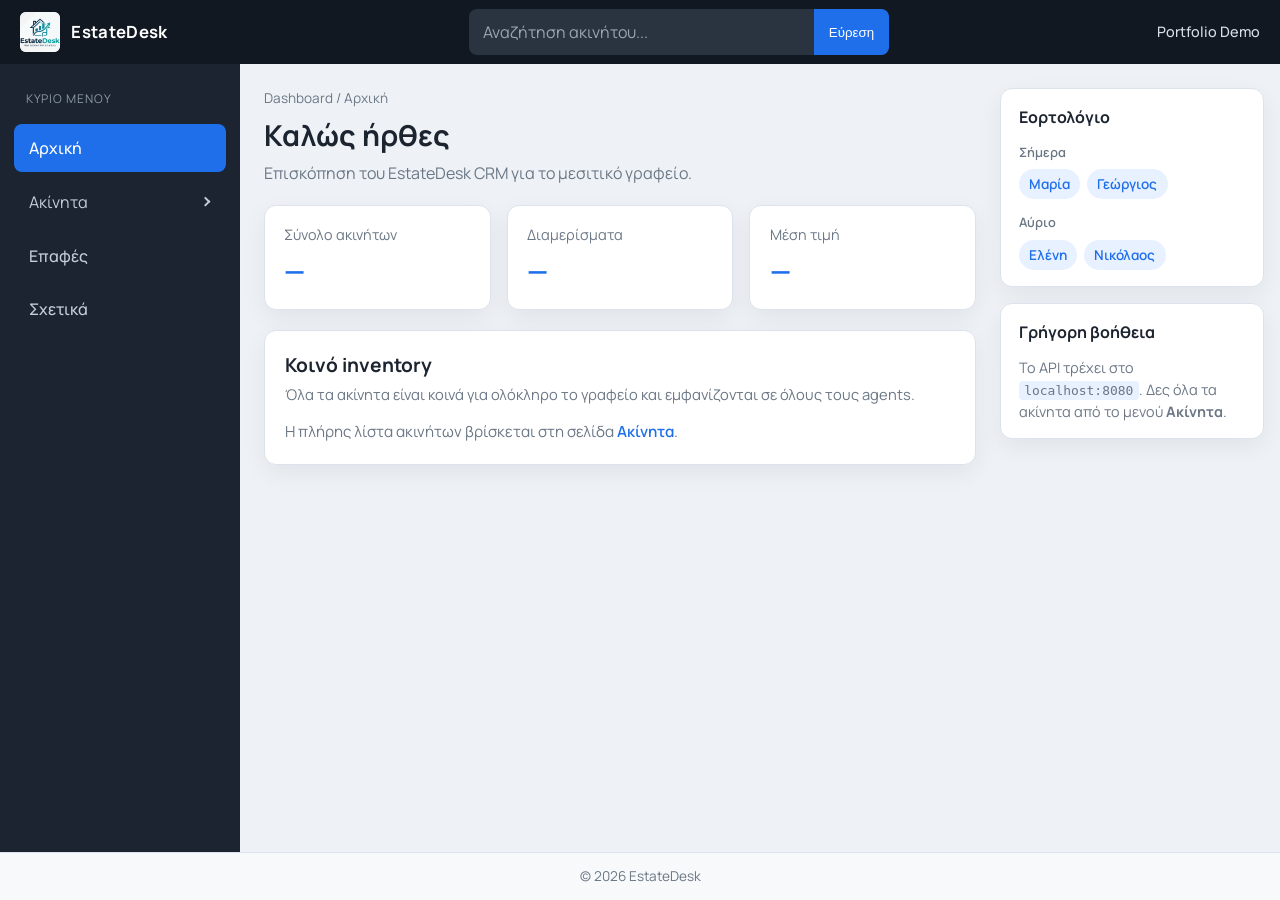
<file: frontend/index.html>
<!DOCTYPE html>
<html lang="el">
<head>
	<meta charset="UTF-8">
	<meta name="viewport" content="width=device-width, initial-scale=1.0">
	<title>EstateDesk</title>
	<link rel="preconnect" href="https://fonts.googleapis.com">
	<link rel="preconnect" href="https://fonts.gstatic.com" crossorigin>
	<link href="https://fonts.googleapis.com/css2?family=Manrope:wght@400;500;600;700&display=swap" rel="stylesheet">
	<link rel="stylesheet" href="style.css">
</head>
<body>
	<div class="app">
		<header class="topbar">
			<div class="topbar-brand">
				<img class="brand-mark" src="images/estatedesk-logo.png" alt="EstateDesk logo">
				<span class="brand-name">EstateDesk</span>
			</div>

			<form class="topbar-search" action="#" method="get" onsubmit="return false;">
				<input type="search" placeholder="Αναζήτηση ακινήτου..." aria-label="Αναζήτηση ακινήτου">
				<button type="submit">Εύρεση</button>
			</form>

			<div class="topbar-user">
				<span class="user-label">Portfolio Demo</span>
			</div>
		</header>

		<aside class="sidebar">
			<p class="sidebar-title">Κύριο Μενού</p>
			<nav class="sidebar-nav">
				<a href="index.html" class="nav-item active">Αρχική</a>

				<div class="nav-group">
					<button type="button" class="nav-item nav-toggle" aria-expanded="false" aria-controls="properties-submenu">
						<span class="nav-toggle-label">Ακίνητα</span>
						<span class="nav-chevron" aria-hidden="true"></span>
					</button>
					<div id="properties-submenu" class="nav-submenu" hidden>
						<a href="new-property.html" class="nav-subitem">Νέο Ακίνητο</a>
						<a href="properties.html" class="nav-subitem">Όλα τα Ακίνητα</a>
						<a href="advanced-search.html" class="nav-subitem">Σύνθετη Αναζήτηση</a>
						<a href="#" class="nav-subitem">Αναζήτηση σε Χάρτη</a>
						<a href="#" class="nav-subitem">Ιστορικό αλλαγών</a>
					</div>
				</div>

				<a href="contacts.html" class="nav-item">Επαφές</a>
				<a href="#" class="nav-item">Σχετικά</a>
			</nav>
		</aside>

		<main class="main">
			<section class="page-header">
				<p class="breadcrumb">Dashboard / Αρχική</p>
				<h1>Καλώς ήρθες</h1>
				<p class="page-subtitle">Επισκόπηση του EstateDesk CRM για το μεσιτικό γραφείο.</p>
			</section>

			<section class="stats-row" aria-label="Στατιστικά">
				<article class="stat-card">
					<p class="stat-label">Σύνολο ακινήτων</p>
					<p class="stat-value">—</p>
				</article>
				<article class="stat-card">
					<p class="stat-label">Διαμερίσματα</p>
					<p class="stat-value">—</p>
				</article>
				<article class="stat-card">
					<p class="stat-label">Μέση τιμή</p>
					<p class="stat-value">—</p>
				</article>
			</section>

			<section class="overview-section">
				<div class="section-heading">
					<h2>Κοινό inventory</h2>
					<p>Όλα τα ακίνητα είναι κοινά για ολόκληρο το γραφείο και εμφανίζονται σε όλους τους agents.</p>
				</div>
				<p class="overview-text">
					Η πλήρης λίστα ακινήτων βρίσκεται στη σελίδα
					<a href="properties.html" class="text-link">Ακίνητα</a>.
				</p>
			</section>
		</main>

		<aside class="right-panel">
			<section class="widget">
				<h3>Εορτολόγιο</h3>
				<div class="nameday-block">
					<p class="nameday-label">Σήμερα</p>
					<div class="nameday-tags">
						<span class="nameday-tag">Μαρία</span>
						<span class="nameday-tag">Γεώργιος</span>
					</div>
				</div>
				<div class="nameday-block">
					<p class="nameday-label">Αύριο</p>
					<div class="nameday-tags">
						<span class="nameday-tag">Ελένη</span>
						<span class="nameday-tag">Νικόλαος</span>
					</div>
				</div>
			</section>

			<section class="widget">
				<h3>Γρήγορη βοήθεια</h3>
				<p class="widget-text">Το API τρέχει στο <code>localhost:8080</code>. Δες όλα τα ακίνητα από το μενού <strong>Ακίνητα</strong>.</p>
			</section>
		</aside>
	</div>

	<footer class="footer">
		<p>© 2026 EstateDesk</p>
	</footer>

	<script src="sidebar.js"></script>
</body>
</html>
</file>
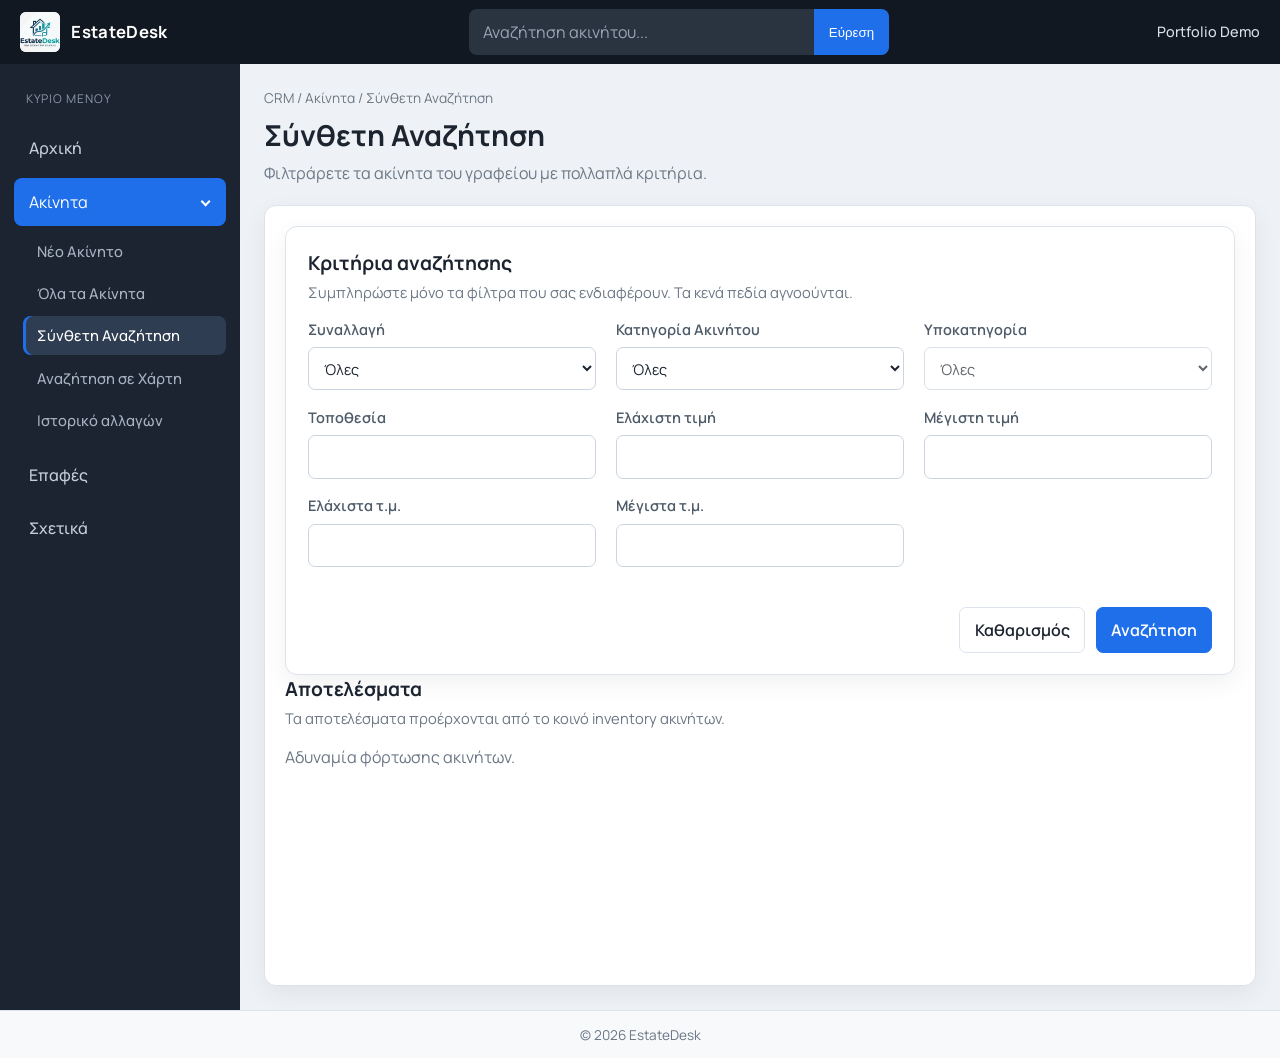
<file: frontend/advanced-search.html>
<!DOCTYPE html>
<html lang="el">
<head>
	<meta charset="UTF-8">
	<meta name="viewport" content="width=device-width, initial-scale=1.0">
	<title>Σύνθετη Αναζήτηση | EstateDesk</title>
	<link rel="preconnect" href="https://fonts.googleapis.com">
	<link rel="preconnect" href="https://fonts.gstatic.com" crossorigin>
	<link href="https://fonts.googleapis.com/css2?family=Manrope:wght@400;500;600;700&display=swap" rel="stylesheet">
	<link rel="stylesheet" href="style.css">
</head>
<body>
	<div class="app app-properties">
		<header class="topbar">
			<div class="topbar-brand">
				<img class="brand-mark" src="images/estatedesk-logo.png" alt="EstateDesk logo">
				<span class="brand-name">EstateDesk</span>
			</div>

			<form class="topbar-search" action="#" method="get" onsubmit="return false;">
				<input type="search" placeholder="Αναζήτηση ακινήτου..." aria-label="Αναζήτηση ακινήτου">
				<button type="submit">Εύρεση</button>
			</form>

			<div class="topbar-user">
				<span class="user-label">Portfolio Demo</span>
			</div>
		</header>

		<aside class="sidebar">
			<p class="sidebar-title">Κύριο Μενού</p>
			<nav class="sidebar-nav">
				<a href="index.html" class="nav-item">Αρχική</a>

				<div class="nav-group open">
					<button type="button" class="nav-item nav-toggle is-active" aria-expanded="true" aria-controls="properties-submenu">
						<span class="nav-toggle-label">Ακίνητα</span>
						<span class="nav-chevron" aria-hidden="true"></span>
					</button>
					<div id="properties-submenu" class="nav-submenu">
						<a href="new-property.html" class="nav-subitem">Νέο Ακίνητο</a>
						<a href="properties.html" class="nav-subitem">Όλα τα Ακίνητα</a>
						<a href="advanced-search.html" class="nav-subitem active">Σύνθετη Αναζήτηση</a>
						<a href="#" class="nav-subitem">Αναζήτηση σε Χάρτη</a>
						<a href="#" class="nav-subitem">Ιστορικό αλλαγών</a>
					</div>
				</div>

				<a href="contacts.html" class="nav-item">Επαφές</a>
				<a href="#" class="nav-item">Σχετικά</a>
			</nav>
		</aside>

		<main class="main">
			<section class="page-header">
				<p class="breadcrumb">CRM / Ακίνητα / Σύνθετη Αναζήτηση</p>
				<h1>Σύνθετη Αναζήτηση</h1>
				<p class="page-subtitle">Φιλτράρετε τα ακίνητα του γραφείου με πολλαπλά κριτήρια.</p>
			</section>

			<section class="properties-section">
				<section class="property-form-card" aria-labelledby="advanced-search-title">
					<div class="section-heading">
						<h2 id="advanced-search-title">Κριτήρια αναζήτησης</h2>
						<p>Συμπληρώστε μόνο τα φίλτρα που σας ενδιαφέρουν. Τα κενά πεδία αγνοούνται.</p>
					</div>
					<form class="property-form" id="advanced-search-form" novalidate>
						<div class="property-form-grid property-form-grid--three">
							<div class="form-field">
								<label for="search-transaction">Συναλλαγή</label>
								<select id="search-transaction">
									<option value="">Όλες</option>
									<option value="Πώληση">Πώληση</option>
									<option value="Ενοικίαση">Ενοικίαση</option>
								</select>
							</div>
							<div class="form-field">
								<label for="search-category">Κατηγορία Ακινήτου</label>
								<select id="search-category">
									<option value="">Όλες</option>
									<option value="Κατοικία">Κατοικία</option>
									<option value="Επαγγελματική στέγη">Επαγγελματικό</option>
									<option value="Γη">Γη / Οικόπεδο</option>
								</select>
							</div>
							<div class="form-field">
								<label for="search-subcategory">Υποκατηγορία</label>
								<select id="search-subcategory" disabled></select>
							</div>
							<div class="form-field">
								<label for="search-location">Τοποθεσία</label>
								<input id="search-location" type="text" autocomplete="off">
							</div>
							<div class="form-field">
								<label for="search-min-price">Ελάχιστη τιμή</label>
								<input id="search-min-price" type="text" inputmode="decimal">
							</div>
							<div class="form-field">
								<label for="search-max-price">Μέγιστη τιμή</label>
								<input id="search-max-price" type="text" inputmode="decimal">
							</div>
							<div class="form-field">
								<label for="search-min-sqm">Ελάχιστα τ.μ.</label>
								<input id="search-min-sqm" type="text" inputmode="decimal">
							</div>
							<div class="form-field">
								<label for="search-max-sqm">Μέγιστα τ.μ.</label>
								<input id="search-max-sqm" type="text" inputmode="decimal">
							</div>
						</div>

						<div id="housing-filters" hidden>
						<div class="property-form-grid property-form-grid--three">
							<div class="form-field">
								<label for="search-bedrooms">Υπνοδωμάτια</label>
								<input id="search-bedrooms" type="text" inputmode="numeric">
							</div>
							<div class="form-field">
								<label for="search-bathrooms">Μπάνια</label>
								<input id="search-bathrooms" type="text" inputmode="numeric">
							</div>
							<div class="form-field">
								<label for="search-floor">Όροφος</label>
								<select id="search-floor"></select>
							</div>
							<div class="form-field">
								<label for="search-furnished">Επιπλωμένο</label>
								<select id="search-furnished">
									<option value="">Επιλογή</option>
									<option value="true">Ναι</option>
									<option value="false">Όχι</option>
								</select>
							</div>
							<div class="form-field">
								<label for="search-parking">Parking</label>
								<select id="search-parking">
									<option value="">Επιλογή</option>
									<option value="true">Ναι</option>
									<option value="false">Όχι</option>
								</select>
							</div>
						</div>
						</div>

						<div id="land-filters" hidden>
						<div class="property-form-grid property-form-grid--three">
							<div class="form-field">
								<label for="search-min-plot">Ελάχιστο εμβαδόν οικοπέδου</label>
								<input id="search-min-plot" type="text" inputmode="decimal">
							</div>
							<div class="form-field">
								<label for="search-max-plot">Μέγιστο εμβαδόν οικοπέδου</label>
								<input id="search-max-plot" type="text" inputmode="decimal">
							</div>
							<div class="form-field">
								<label for="search-orientation">Προσανατολισμός</label>
								<select id="search-orientation"></select>
							</div>
							<div class="form-field">
								<label for="search-view">Θέα</label>
								<select id="search-view"></select>
							</div>
						</div>
						</div>

						<div id="commercial-filters" hidden>
						<div class="property-form-grid property-form-grid--three">
							<div class="form-field">
								<label for="search-commercial-floor">Όροφος</label>
								<select id="search-commercial-floor"></select>
							</div>
							<div class="form-field">
								<label for="search-commercial-bathrooms">Μπάνια</label>
								<input id="search-commercial-bathrooms" type="text" inputmode="numeric">
							</div>
							<div class="form-field">
								<label for="search-commercial-parking">Parking</label>
								<select id="search-commercial-parking">
									<option value="">Επιλογή</option>
									<option value="true">Ναι</option>
									<option value="false">Όχι</option>
								</select>
							</div>
							<div class="form-field">
								<label for="search-storage">Αποθήκη</label>
								<select id="search-storage">
									<option value="">Επιλογή</option>
									<option value="true">Ναι</option>
									<option value="false">Όχι</option>
								</select>
							</div>
							<div class="form-field">
								<label for="search-renovated">Ανακαινισμένο</label>
								<select id="search-renovated">
									<option value="">Επιλογή</option>
									<option value="true">Ναι</option>
									<option value="false">Όχι</option>
								</select>
							</div>
						</div>
						</div>

						<div class="modal-actions">
							<button class="secondary-button" id="advanced-search-clear" type="button">Καθαρισμός</button>
							<button class="primary-button" type="submit">Αναζήτηση</button>
						</div>
					</form>
				</section>

				<div class="section-heading">
					<h2>Αποτελέσματα</h2>
					<p>Τα αποτελέσματα προέρχονται από το κοινό inventory ακινήτων.</p>
				</div>
				<div id="search-results" class="properties-grid">
					<p class="placeholder-text">Φόρτωση ακινήτων...</p>
				</div>
			</section>
		</main>
	</div>

	<footer class="footer">
		<p>© 2026 EstateDesk</p>
	</footer>

	<script src="sidebar.js"></script>
	<script src="advanced-search.js"></script>
</body>
</html>
</file>
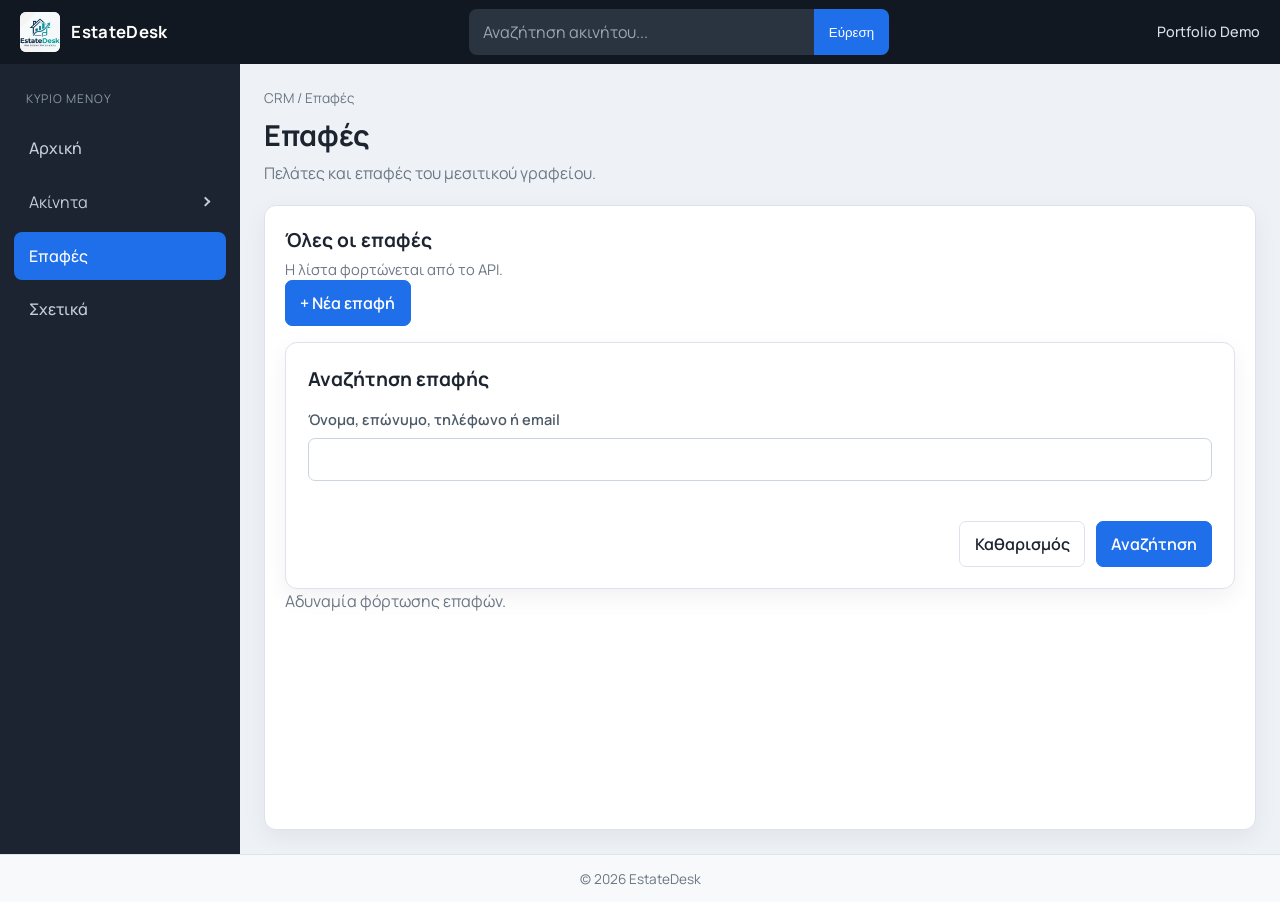
<file: frontend/contacts.html>
<!DOCTYPE html>
<html lang="el">
<head>
	<meta charset="UTF-8">
	<meta name="viewport" content="width=device-width, initial-scale=1.0">
	<title>Επαφές | EstateDesk</title>
	<link rel="preconnect" href="https://fonts.googleapis.com">
	<link rel="preconnect" href="https://fonts.gstatic.com" crossorigin>
	<link href="https://fonts.googleapis.com/css2?family=Manrope:wght@400;500;600;700&display=swap" rel="stylesheet">
	<link rel="stylesheet" href="style.css">
</head>
<body>
	<div class="app app-properties">
		<header class="topbar">
			<div class="topbar-brand">
				<img class="brand-mark" src="images/estatedesk-logo.png" alt="EstateDesk logo">
				<span class="brand-name">EstateDesk</span>
			</div>

			<form class="topbar-search" action="#" method="get" onsubmit="return false;">
				<input type="search" placeholder="Αναζήτηση ακινήτου..." aria-label="Αναζήτηση ακινήτου">
				<button type="submit">Εύρεση</button>
			</form>

			<div class="topbar-user">
				<span class="user-label">Portfolio Demo</span>
			</div>
		</header>

		<aside class="sidebar">
			<p class="sidebar-title">Κύριο Μενού</p>
			<nav class="sidebar-nav">
				<a href="index.html" class="nav-item">Αρχική</a>

				<div class="nav-group">
					<button type="button" class="nav-item nav-toggle" aria-expanded="false" aria-controls="properties-submenu">
						<span class="nav-toggle-label">Ακίνητα</span>
						<span class="nav-chevron" aria-hidden="true"></span>
					</button>
					<div id="properties-submenu" class="nav-submenu" hidden>
						<a href="new-property.html" class="nav-subitem">Νέο Ακίνητο</a>
						<a href="properties.html" class="nav-subitem">Όλα τα Ακίνητα</a>
						<a href="advanced-search.html" class="nav-subitem">Σύνθετη Αναζήτηση</a>
						<a href="#" class="nav-subitem">Αναζήτηση σε Χάρτη</a>
						<a href="#" class="nav-subitem">Ιστορικό αλλαγών</a>
					</div>
				</div>

				<a href="contacts.html" class="nav-item active">Επαφές</a>
				<a href="#" class="nav-item">Σχετικά</a>
			</nav>
		</aside>

		<main class="main">
			<section class="page-header">
				<p class="breadcrumb">CRM / Επαφές</p>
				<h1>Επαφές</h1>
				<p class="page-subtitle">Πελάτες και επαφές του μεσιτικού γραφείου.</p>
			</section>

			<section class="properties-section">
				<div class="section-heading">
					<h2>Όλες οι επαφές</h2>
					<p>Η λίστα φορτώνεται από το API.</p>
					<button class="primary-button" id="new-contact-button" type="button">+ Νέα επαφή</button>
				</div>

				<section class="property-form-card" id="contact-form-section" hidden>
					<div class="section-heading">
						<h2 id="contact-form-title">Νέα επαφή</h2>
					</div>
					<form class="property-form" id="contact-form" novalidate>
						<div class="property-form-grid property-form-grid--three">
							<div class="form-field">
								<label for="contact-first-name">Όνομα *</label>
								<input id="contact-first-name" type="text" required>
							</div>
							<div class="form-field">
								<label for="contact-last-name">Επώνυμο *</label>
								<input id="contact-last-name" type="text" required>
							</div>
							<div class="form-field">
								<label for="contact-phone">Τηλέφωνο</label>
								<input id="contact-phone" type="tel">
							</div>
							<div class="form-field">
								<label for="contact-email">Email</label>
								<input id="contact-email" type="email">
							</div>
							<div class="form-field">
								<label for="contact-type">Τύπος επαφής</label>
								<select id="contact-type">
									<option value="">Επιλογή</option>
									<option value="Αγοραστής">Αγοραστής</option>
									<option value="Πωλητής">Πωλητής</option>
									<option value="Ενοικιαστής">Ενοικιαστής</option>
									<option value="Εκμισθωτής">Εκμισθωτής</option>
									<option value="Άλλο">Άλλο</option>
								</select>
							</div>
							<div class="form-field">
								<label for="contact-notes">Σημειώσεις</label>
								<textarea id="contact-notes"></textarea>
							</div>
						</div>
						<p class="placeholder-text" id="contact-form-message" hidden></p>
						<div class="modal-actions">
							<button class="secondary-button" id="cancel-contact-button" type="button">Ακύρωση</button>
							<button class="primary-button" id="save-contact-button" type="submit">Αποθήκευση</button>
						</div>
					</form>
				</section>

				<section class="property-form-card" aria-labelledby="contact-search-title">
					<div class="section-heading">
						<h2 id="contact-search-title">Αναζήτηση επαφής</h2>
					</div>
					<form class="property-form" id="contact-search-form" novalidate>
						<div class="form-field">
							<label for="contact-search">Όνομα, επώνυμο, τηλέφωνο ή email</label>
							<input id="contact-search" type="text" autocomplete="off">
						</div>
						<div class="modal-actions">
							<button class="secondary-button" id="contact-search-clear" type="button">Καθαρισμός</button>
							<button class="primary-button" type="submit">Αναζήτηση</button>
						</div>
					</form>
				</section>

				<div id="contacts-container" class="properties-grid">
					<p class="placeholder-text">Φόρτωση επαφών...</p>
				</div>
			</section>
		</main>
	</div>

	<footer class="footer">
		<p>© 2026 EstateDesk</p>
	</footer>

	<script src="sidebar.js"></script>
	<script src="contacts.js"></script>
</body>
</html>
</file>
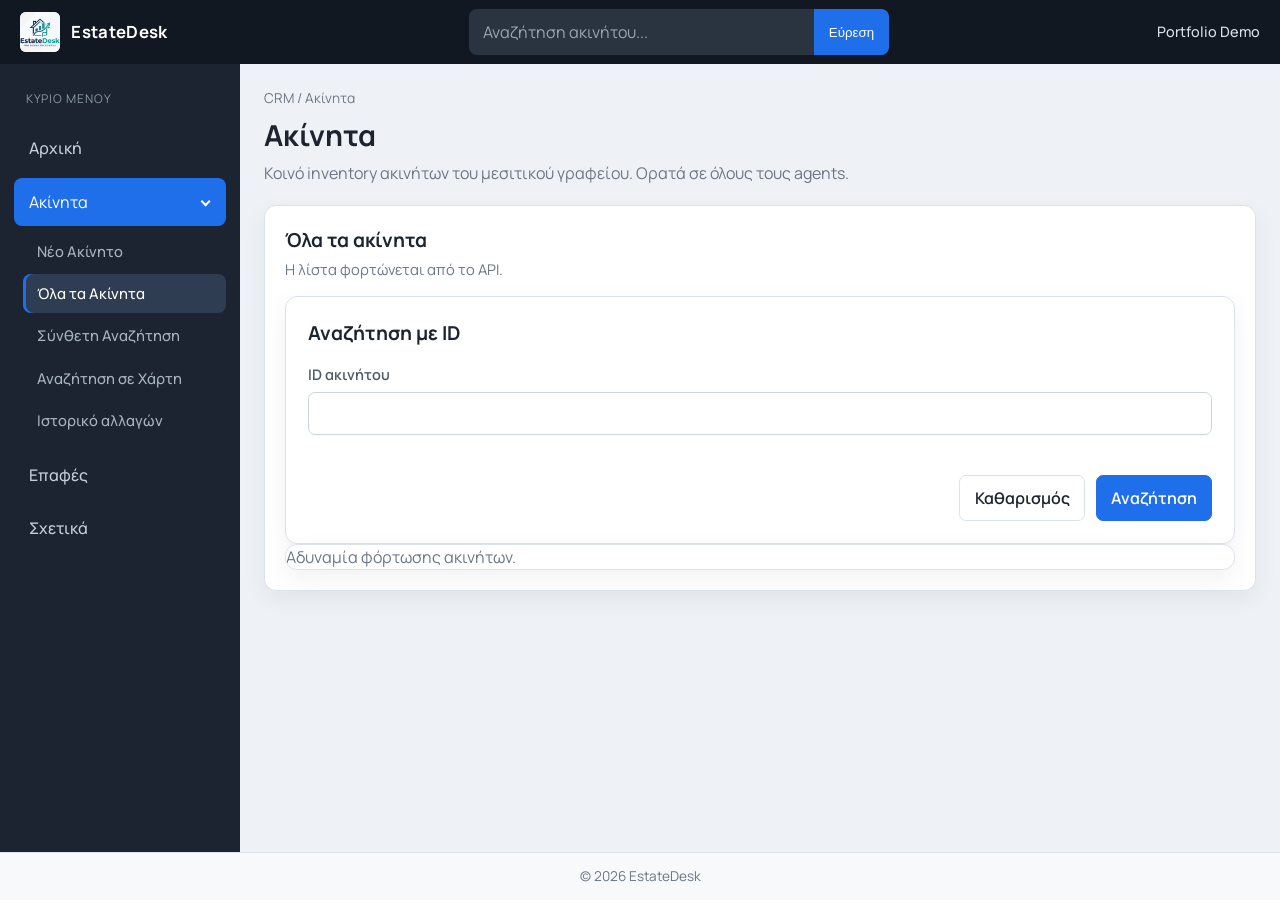
<file: frontend/properties.html>
<!DOCTYPE html>
<html lang="el">
<head>
	<meta charset="UTF-8">
	<meta name="viewport" content="width=device-width, initial-scale=1.0">
	<title>Ακίνητα | EstateDesk</title>
	<link rel="preconnect" href="https://fonts.googleapis.com">
	<link rel="preconnect" href="https://fonts.gstatic.com" crossorigin>
	<link href="https://fonts.googleapis.com/css2?family=Manrope:wght@400;500;600;700&display=swap" rel="stylesheet">
	<link rel="stylesheet" href="style.css">
</head>
<body>
	<div class="app app-properties">
		<header class="topbar">
			<div class="topbar-brand">
				<img class="brand-mark" src="images/estatedesk-logo.png" alt="EstateDesk logo">
				<span class="brand-name">EstateDesk</span>
			</div>

			<form class="topbar-search" action="#" method="get" onsubmit="return false;">
				<input type="search" placeholder="Αναζήτηση ακινήτου..." aria-label="Αναζήτηση ακινήτου">
				<button type="submit">Εύρεση</button>
			</form>

			<div class="topbar-user">
				<span class="user-label">Portfolio Demo</span>
			</div>
		</header>

		<aside class="sidebar">
			<p class="sidebar-title">Κύριο Μενού</p>
			<nav class="sidebar-nav">
				<a href="index.html" class="nav-item">Αρχική</a>

				<div class="nav-group open">
					<button type="button" class="nav-item nav-toggle is-active" aria-expanded="true" aria-controls="properties-submenu">
						<span class="nav-toggle-label">Ακίνητα</span>
						<span class="nav-chevron" aria-hidden="true"></span>
					</button>
					<div id="properties-submenu" class="nav-submenu">
						<a href="new-property.html" class="nav-subitem">Νέο Ακίνητο</a>
						<a href="properties.html" class="nav-subitem active">Όλα τα Ακίνητα</a>
						<a href="advanced-search.html" class="nav-subitem">Σύνθετη Αναζήτηση</a>
						<a href="#" class="nav-subitem">Αναζήτηση σε Χάρτη</a>
						<a href="#" class="nav-subitem">Ιστορικό αλλαγών</a>
					</div>
				</div>

				<a href="contacts.html" class="nav-item">Επαφές</a>
				<a href="#" class="nav-item">Σχετικά</a>
			</nav>
		</aside>

		<main class="main">
			<section class="page-header">
				<p class="breadcrumb">CRM / Ακίνητα</p>
				<h1>Ακίνητα</h1>
				<p class="page-subtitle">Κοινό inventory ακινήτων του μεσιτικού γραφείου. Ορατά σε όλους τους agents.</p>
			</section>

			<section class="properties-section">
				<div class="section-heading">
					<h2>Όλα τα ακίνητα</h2>
					<p>Η λίστα φορτώνεται από το API.</p>
				</div>
				<section class="property-form-card" aria-labelledby="property-id-search-title">
					<div class="section-heading">
						<h2 id="property-id-search-title">Αναζήτηση με ID</h2>
					</div>
					<form class="property-form" id="property-id-search-form" novalidate>
						<div class="form-field">
							<label for="property-id-search">ID ακινήτου</label>
							<input id="property-id-search" type="text" inputmode="numeric" autocomplete="off">
						</div>
						<div class="modal-actions">
							<button class="secondary-button" id="property-id-clear" type="button">Καθαρισμός</button>
							<button class="primary-button" type="submit">Αναζήτηση</button>
						</div>
					</form>
				</section>
				<div id="properties-container" class="properties-table-wrap">
					<p class="placeholder-text">Φόρτωση ακινήτων...</p>
				</div>
			</section>
		</main>
	</div>

	<footer class="footer">
		<p>© 2026 EstateDesk</p>
	</footer>

	<script src="sidebar.js"></script>
	<script src="properties.js"></script>
</body>
</html>
</file>
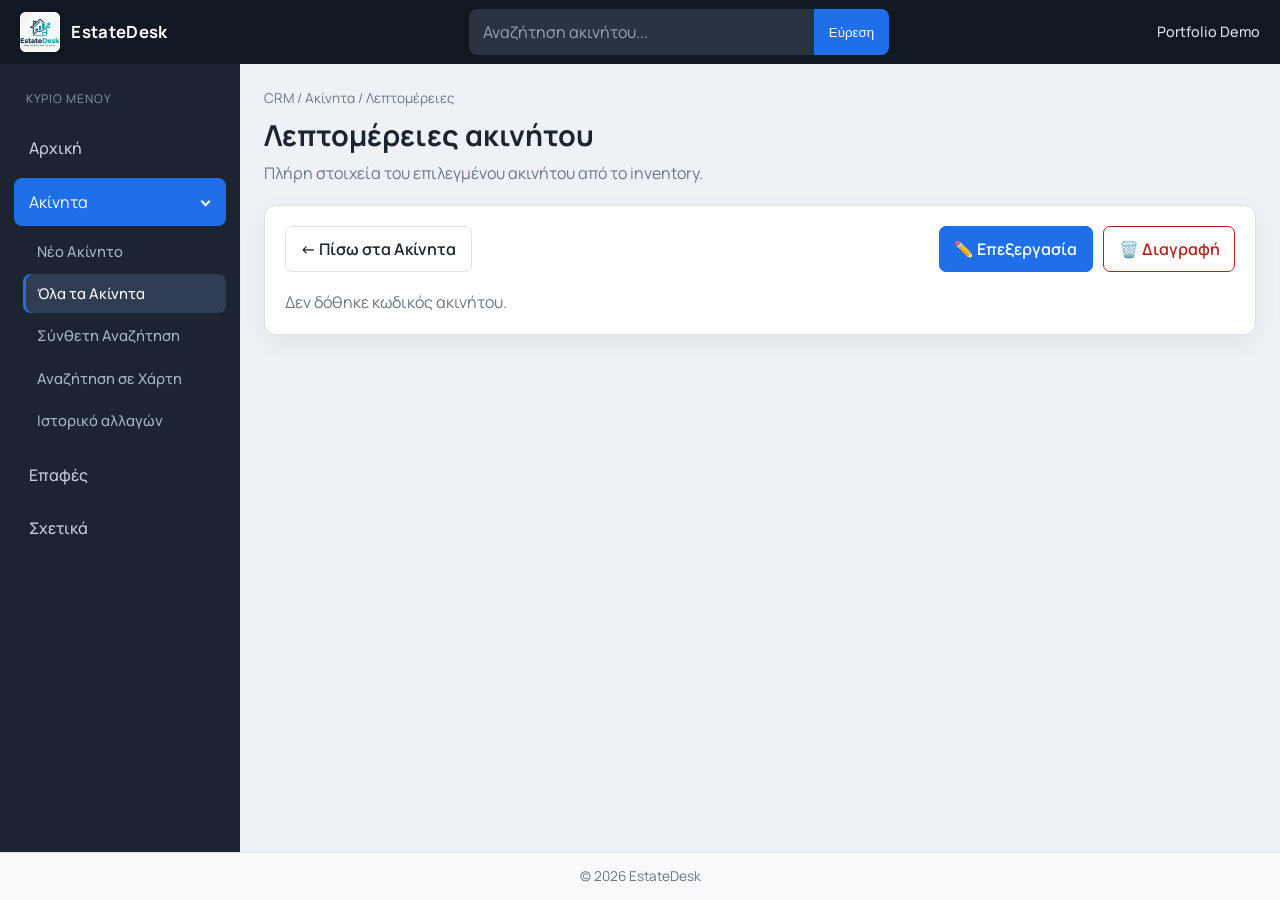
<file: frontend/property-details.html>
<!DOCTYPE html>
<html lang="el">
<head>
	<meta charset="UTF-8">
	<meta name="viewport" content="width=device-width, initial-scale=1.0">
	<title>Λεπτομέρειες ακινήτου | EstateDesk</title>
	<link rel="preconnect" href="https://fonts.googleapis.com">
	<link rel="preconnect" href="https://fonts.gstatic.com" crossorigin>
	<link href="https://fonts.googleapis.com/css2?family=Manrope:wght@400;500;600;700&display=swap" rel="stylesheet">
	<link rel="stylesheet" href="style.css">
</head>
<body>
	<div class="app app-properties">
		<header class="topbar">
			<div class="topbar-brand">
				<img class="brand-mark" src="images/estatedesk-logo.png" alt="EstateDesk logo">
				<span class="brand-name">EstateDesk</span>
			</div>

			<form class="topbar-search" action="#" method="get" onsubmit="return false;">
				<input type="search" placeholder="Αναζήτηση ακινήτου..." aria-label="Αναζήτηση ακινήτου">
				<button type="submit">Εύρεση</button>
			</form>

			<div class="topbar-user">
				<span class="user-label">Portfolio Demo</span>
			</div>
		</header>

		<aside class="sidebar">
			<p class="sidebar-title">Κύριο Μενού</p>
			<nav class="sidebar-nav">
				<a href="index.html" class="nav-item">Αρχική</a>

				<div class="nav-group open">
					<button type="button" class="nav-item nav-toggle is-active" aria-expanded="true" aria-controls="properties-submenu">
						<span class="nav-toggle-label">Ακίνητα</span>
						<span class="nav-chevron" aria-hidden="true"></span>
					</button>
					<div id="properties-submenu" class="nav-submenu">
						<a href="new-property.html" class="nav-subitem">Νέο Ακίνητο</a>
						<a href="properties.html" class="nav-subitem active">Όλα τα Ακίνητα</a>
						<a href="advanced-search.html" class="nav-subitem">Σύνθετη Αναζήτηση</a>
						<a href="#" class="nav-subitem">Αναζήτηση σε Χάρτη</a>
						<a href="#" class="nav-subitem">Ιστορικό αλλαγών</a>
					</div>
				</div>

				<a href="contacts.html" class="nav-item">Επαφές</a>
				<a href="#" class="nav-item">Σχετικά</a>
			</nav>
		</aside>

		<main class="main">
			<section class="page-header">
				<p class="breadcrumb">CRM / Ακίνητα / Λεπτομέρειες</p>
				<h1 id="details-heading">Λεπτομέρειες ακινήτου</h1>
				<p class="page-subtitle">Πλήρη στοιχεία του επιλεγμένου ακινήτου από το inventory.</p>
			</section>

			<section class="properties-section property-details-page">
				<div class="property-details-toolbar">
					<a class="secondary-button property-details-back" href="properties.html">← Πίσω στα Ακίνητα</a>
					<div class="property-details-actions" id="property-details-actions" hidden>
						<a class="primary-button" id="edit-property-button" href="new-property.html">✏️ Επεξεργασία</a>
						<button class="danger-button" id="delete-property-button" type="button">🗑️ Διαγραφή</button>
					</div>
				</div>
				<p class="location-geocode-error" id="property-action-error" role="alert" hidden></p>
				<div id="property-details-content">
					<p class="placeholder-text">Φόρτωση ακινήτου...</p>
				</div>
			</section>
		</main>
	</div>

	<footer class="footer">
		<p>© 2026 EstateDesk</p>
	</footer>

	<script src="sidebar.js"></script>
	<script src="property-details.js"></script>
</body>
</html>
</file>
<file: frontend/style.css>
:root {
	--bg-page: #eef2f6;
	--bg-panel: #ffffff;
	--bg-sidebar: #1b2430;
	--bg-topbar: #121821;
	--text-main: #1c2430;
	--text-muted: #6b7785;
	--text-light: #d7dee8;
	--accent: #1f6feb;
	--accent-soft: #e8f1ff;
	--border: #dce3ec;
	--shadow: 0 8px 24px rgba(18, 24, 33, 0.06);
	--radius: 12px;
	--font: "Manrope", "Segoe UI", sans-serif;
}

* {
	margin: 0;
	padding: 0;
	box-sizing: border-box;
}

body {
	font-family: var(--font);
	background: var(--bg-page);
	color: var(--text-main);
	line-height: 1.5;
	min-height: 100vh;
}

a {
	text-decoration: none;
	color: inherit;
}

code {
	font-size: 0.9em;
	background: var(--accent-soft);
	padding: 0.1rem 0.35rem;
	border-radius: 4px;
}

.app {
	display: grid;
	grid-template-columns: 240px 1fr 280px;
	grid-template-rows: 64px 1fr;
	grid-template-areas:
		"topbar topbar topbar"
		"sidebar main right";
	min-height: calc(100vh - 48px);
}

/* Top bar */
.topbar {
	grid-area: topbar;
	display: flex;
	align-items: center;
	justify-content: space-between;
	gap: 1.5rem;
	padding: 0 1.25rem;
	background: var(--bg-topbar);
	color: #fff;
}

.topbar-brand {
	display: flex;
	align-items: center;
	gap: 0.7rem;
	min-width: 180px;
}

.brand-mark {
	display: block;
	height: 40px;
	width: 40px;
	object-fit: cover;
	object-position: top center;
	flex-shrink: 0;
	border-radius: 6px;
	background: #f4f7f9;
}

.brand-name {
	font-size: 1.05rem;
	font-weight: 700;
	letter-spacing: 0.02em;
	white-space: nowrap;
}

.topbar-search {
	display: flex;
	flex: 1;
	max-width: 420px;
	background: #2a3340;
	border-radius: 8px;
	overflow: hidden;
}

.topbar-search input {
	flex: 1;
	border: none;
	outline: none;
	background: transparent;
	color: #fff;
	padding: 0.7rem 0.9rem;
	font: inherit;
}

.topbar-search input::placeholder {
	color: #9aa6b5;
}

.topbar-search button {
	border: none;
	background: var(--accent);
	color: #fff;
	padding: 0 0.9rem;
	cursor: pointer;
}

.topbar-user {
	color: var(--text-light);
	font-size: 0.9rem;
	font-weight: 500;
}

/* Sidebar */
.sidebar {
	grid-area: sidebar;
	background: var(--bg-sidebar);
	color: var(--text-light);
	padding: 1.25rem 0.9rem;
}

.sidebar-title {
	font-size: 0.75rem;
	text-transform: uppercase;
	letter-spacing: 0.08em;
	color: #8b97a8;
	margin: 0.4rem 0.7rem 1rem;
}

.sidebar-nav {
	display: flex;
	flex-direction: column;
	gap: 0.35rem;
}

.nav-item {
	display: block;
	padding: 0.75rem 0.9rem;
	border-radius: 8px;
	color: #c5ced9;
	font-weight: 500;
	transition: background 0.15s ease, color 0.15s ease;
}

button.nav-item {
	width: 100%;
	border: none;
	background: transparent;
	font: inherit;
	text-align: left;
	cursor: pointer;
}

.nav-item:hover {
	background: #273141;
	color: #fff;
}

.nav-item.active,
.nav-toggle.is-active {
	background: var(--accent);
	color: #fff;
}

.nav-group {
	display: flex;
	flex-direction: column;
	gap: 0.2rem;
}

.nav-toggle {
	display: flex;
	align-items: center;
	justify-content: space-between;
	gap: 0.5rem;
}

.nav-chevron {
	width: 0.45rem;
	height: 0.45rem;
	border-right: 2px solid currentColor;
	border-bottom: 2px solid currentColor;
	transform: rotate(-45deg);
	transition: transform 0.2s ease;
	flex-shrink: 0;
	margin-right: 0.15rem;
}

.nav-group.open .nav-chevron {
	transform: rotate(45deg);
}

.nav-submenu {
	display: flex;
	flex-direction: column;
	gap: 0.15rem;
	padding: 0.15rem 0 0.35rem 0.55rem;
}

.nav-submenu[hidden] {
	display: none;
}

.nav-subitem {
	display: block;
	padding: 0.55rem 0.85rem;
	border-radius: 8px;
	color: #a8b3c2;
	font-size: 0.92rem;
	font-weight: 500;
	transition: background 0.15s ease, color 0.15s ease;
}

.nav-subitem:hover {
	background: #273141;
	color: #fff;
}

.nav-subitem.active {
	background: #2f3d52;
	color: #fff;
	box-shadow: inset 3px 0 0 var(--accent);
}

/* Main */
.main {
	grid-area: main;
	padding: 1.5rem;
	overflow: auto;
}

.page-header {
	margin-bottom: 1.25rem;
}

.breadcrumb {
	color: var(--text-muted);
	font-size: 0.85rem;
	margin-bottom: 0.35rem;
}

.page-header h1 {
	font-size: 1.8rem;
	font-weight: 700;
	margin-bottom: 0.25rem;
}

.page-subtitle {
	color: var(--text-muted);
}

.stats-row {
	display: grid;
	grid-template-columns: repeat(3, 1fr);
	gap: 1rem;
	margin-bottom: 1.25rem;
}

.stat-card {
	background: var(--bg-panel);
	border: 1px solid var(--border);
	border-radius: var(--radius);
	box-shadow: var(--shadow);
	padding: 1.1rem 1.2rem;
}

.stat-label {
	color: var(--text-muted);
	font-size: 0.9rem;
	margin-bottom: 0.35rem;
}

.stat-value {
	font-size: 1.7rem;
	font-weight: 700;
	color: var(--accent);
}

.properties-section {
	background: var(--bg-panel);
	border: 1px solid var(--border);
	border-radius: var(--radius);
	box-shadow: var(--shadow);
	padding: 1.25rem;
}

.overview-section {
	background: var(--bg-panel);
	border: 1px solid var(--border);
	border-radius: var(--radius);
	box-shadow: var(--shadow);
	padding: 1.25rem;
}

.overview-text {
	color: var(--text-muted);
	font-size: 0.95rem;
}

.text-link {
	color: var(--accent);
	font-weight: 600;
}

.text-link:hover {
	text-decoration: underline;
}

.section-heading {
	margin-bottom: 1rem;
}

.section-heading h2 {
	font-size: 1.2rem;
	margin-bottom: 0.2rem;
}

.section-heading p {
	color: var(--text-muted);
	font-size: 0.92rem;
}

.properties-container {
	min-height: 220px;
	border: 1px dashed var(--border);
	border-radius: 10px;
	display: flex;
	align-items: center;
	justify-content: center;
	background: #f8fafc;
}

.placeholder-text {
	color: var(--text-muted);
}

/* Properties page: χωρίς right panel */
.app-properties {
	grid-template-columns: 240px 1fr;
	grid-template-areas:
		"topbar topbar"
		"sidebar main";
}

.properties-grid {
	display: grid;
	grid-template-columns: repeat(auto-fill, minmax(280px, 1fr));
	gap: 1rem;
	min-height: 220px;
}

.property-card {
	background: #f8fafc;
	border: 1px solid var(--border);
	border-radius: 10px;
	padding: 1rem 1.1rem;
}

.property-card h3 {
	font-size: 1.05rem;
	margin-bottom: 0.65rem;
	color: var(--text-main);
}

.property-card p {
	font-size: 0.9rem;
	color: var(--text-muted);
	margin-bottom: 0.3rem;
}

.property-description {
	margin-top: 0.55rem;
	color: var(--text-main) !important;
}

.properties-table-wrap {
	overflow-x: auto;
	background: var(--bg-panel);
	border: 1px solid var(--border);
	border-radius: var(--radius);
	box-shadow: var(--shadow);
}

.properties-table {
	width: 100%;
	border-collapse: collapse;
	min-width: 860px;
	font-size: 0.9rem;
}

.properties-table th,
.properties-table td {
	padding: 0.75rem 0.9rem;
	text-align: left;
	border-bottom: 1px solid var(--border);
	vertical-align: middle;
	white-space: nowrap;
}

.properties-table th {
	background: #f4f7fb;
	color: var(--text-muted);
	font-size: 0.78rem;
	font-weight: 700;
	letter-spacing: 0.02em;
	text-transform: uppercase;
}

.properties-table tbody tr:last-child td {
	border-bottom: 0;
}

.properties-table tbody tr:hover {
	background: var(--accent-soft);
}

.property-id-link {
	color: var(--accent);
	font-weight: 700;
}

.property-id-link:hover {
	text-decoration: underline;
}

.property-thumb {
	display: flex;
	align-items: center;
	justify-content: center;
	width: 72px;
	height: 48px;
	border-radius: 6px;
	overflow: hidden;
	background: #e8eef5;
	border: 1px solid #d5dee8;
}

.property-thumb svg {
	display: block;
	width: 100%;
	height: 100%;
}

.property-details-page {
	display: flex;
	flex-direction: column;
	gap: 1.15rem;
}

#property-details-content {
	display: flex;
	flex-direction: column;
	gap: 0.9rem;
}

a.property-details-back {
	display: inline-flex;
	align-self: flex-start;
	align-items: center;
}

.property-details-toolbar {
	display: flex;
	align-items: center;
	justify-content: space-between;
	flex-wrap: wrap;
	gap: 0.75rem;
}

.property-details-actions {
	display: flex;
	flex-wrap: wrap;
	gap: 0.65rem;
}

.danger-button {
	border: 1px solid #b42318;
	background: #fff;
	color: #b42318;
	border-radius: 7px;
	padding: 0.62rem 0.9rem;
	font: inherit;
	font-weight: 600;
	cursor: pointer;
}

.danger-button:hover {
	background: #fef3f2;
}

.details-hero {
	display: grid;
	grid-template-columns: minmax(220px, 320px) 1fr;
	gap: 1.25rem;
	align-items: stretch;
}

.details-photo {
	display: flex;
	flex-direction: column;
	align-items: center;
	justify-content: center;
	gap: 0.55rem;
	min-height: 200px;
	border-radius: 10px;
	background: #e8eef5;
	border: 1px solid #d5dee8;
	color: var(--text-muted);
	font-size: 0.82rem;
	font-weight: 600;
}

.details-photo svg {
	width: 96px;
	height: 72px;
}

.details-hero-copy {
	display: flex;
	flex-direction: column;
	justify-content: center;
	gap: 0.35rem;
}

.details-kind {
	display: inline-flex;
	align-self: flex-start;
	padding: 0.22rem 0.55rem;
	border-radius: 999px;
	background: var(--accent-soft);
	color: var(--accent);
	font-size: 0.75rem;
	font-weight: 700;
	letter-spacing: 0.03em;
	text-transform: uppercase;
}

.details-hero-id {
	color: var(--accent);
	font-weight: 700;
	font-size: 0.92rem;
}

.details-hero-price {
	font-size: 1.7rem;
	font-weight: 700;
}

.details-hero-meta,
.details-hero-location {
	color: var(--text-muted);
}

.details-section {
	padding: 1rem 1.1rem;
	border: 1px solid var(--border);
	border-radius: 10px;
	background: #f8fafc;
}

.details-section h2 {
	font-size: 1.05rem;
	margin-bottom: 0.85rem;
}

.details-grid {
	display: grid;
	grid-template-columns: repeat(2, minmax(0, 1fr));
	gap: 0.85rem 1.25rem;
}

.details-field dt {
	color: var(--text-muted);
	font-size: 0.78rem;
	font-weight: 700;
	letter-spacing: 0.02em;
	text-transform: uppercase;
	margin-bottom: 0.2rem;
}

.details-field dd {
	font-weight: 600;
}

.details-field--wide {
	grid-column: 1 / -1;
}

.details-notes {
	white-space: pre-wrap;
	font-weight: 500;
}

/* New property form */
.property-form {
	display: flex;
	flex-direction: column;
	gap: 1.25rem;
}

.property-form-card {
	background: var(--bg-panel);
	border: 1px solid var(--border);
	border-radius: var(--radius);
	box-shadow: var(--shadow);
	padding: 1.35rem;
}

.property-form-grid {
	display: grid;
	gap: 1.05rem 1.2rem;
}

.property-form-grid--three {
	grid-template-columns: repeat(3, minmax(0, 1fr));
}

.property-form-grid--four {
	grid-template-columns: repeat(3, minmax(0, 1fr));
}

.form-field {
	display: flex;
	flex-direction: column;
	gap: 0.4rem;
	min-width: 0;
}

.form-field label,
.form-label {
	font-size: 0.91rem;
	font-weight: 600;
	color: #4d5a68;
}

.form-field input,
.form-field select,
.form-field textarea {
	width: 100%;
	min-height: 42px;
	border: 1px solid #cbd5e1;
	border-radius: 7px;
	background: #fff;
	color: var(--text-main);
	padding: 0.6rem 0.72rem;
	font: inherit;
	font-size: 0.92rem;
	outline: none;
}

.form-field textarea {
	min-height: 120px;
	resize: vertical;
}

.form-field input:read-only {
	background: #f8fafc;
	color: var(--text-main);
}

.form-field select[multiple] {
	min-height: 98px;
	padding: 0.25rem;
}

.form-field input:focus,
.form-field select:focus,
.form-field textarea:focus {
	border-color: var(--accent);
	box-shadow: 0 0 0 3px rgba(31, 111, 235, 0.13);
}

.form-field input::placeholder { color: #9aa6b5; }
.form-field small { color: var(--text-muted); font-size: 0.75rem; }

.input-unit { color: var(--text-muted); font-size: 0.78rem; font-weight: 500; }

.input-with-unit { display: flex; align-items: stretch; }
.input-with-unit input { flex: 1; min-width: 0; border-radius: 7px 0 0 7px; }
.input-with-unit span { display: flex; align-items: center; border: 1px solid #cbd5e1; border-left: 0; border-radius: 0 7px 7px 0; background: #f8fafc; color: var(--text-muted); padding: 0 0.7rem; font-size: 0.88rem; font-weight: 600; }


.multi-select-field { position: relative; }

.multi-select-trigger {
	display: flex;
	align-items: center;
	justify-content: space-between;
	gap: 0.6rem;
	width: 100%;
	min-height: 42px;
	border: 1px solid #cbd5e1;
	border-radius: 7px;
	background: #fff;
	color: var(--text-main);
	padding: 0.6rem 0.72rem;
	font: inherit;
	font-size: 0.92rem;
	text-align: left;
	cursor: pointer;
}

.multi-select-trigger:focus {
	border-color: var(--accent);
	box-shadow: 0 0 0 3px rgba(31, 111, 235, 0.13);
	outline: none;
}

.multi-select-summary {
	overflow: hidden;
	text-overflow: ellipsis;
	white-space: nowrap;
}

.multi-select-chevron {
	width: 0.45rem;
	height: 0.45rem;
	border-right: 2px solid currentColor;
	border-bottom: 2px solid currentColor;
	transform: rotate(45deg) translateY(-2px);
	flex-shrink: 0;
}

.multi-select-trigger[aria-expanded="true"] .multi-select-chevron {
	transform: rotate(225deg) translateY(-1px);
}

.multi-select-panel {
	position: absolute;
	top: calc(100% + 0.35rem);
	left: 0;
	z-index: 10;
	width: max-content;
	min-width: 100%;
	max-width: min(360px, calc(100vw - 2rem));
	max-height: 280px;
	overflow-y: auto;
	border: 1px solid #cbd5e1;
	border-radius: 8px;
	background: #fff;
	box-shadow: 0 10px 24px rgba(18, 24, 33, 0.14);
	padding: 0.65rem;
}

.multi-select-panel label {
	display: flex;
	align-items: center;
	gap: 0.45rem;
	padding: 0.28rem 0.2rem;
	color: var(--text-main);
	font-size: 0.87rem;
	font-weight: 500;
	cursor: pointer;
}

.multi-select-panel input {
	width: 1rem;
	height: 1rem;
	min-height: 0;
	padding: 0;
	accent-color: var(--accent);
}

.checkbox-separator {
	border-top: 1px solid var(--border);
	margin: 0.2rem 0;
}

.conditional-field[hidden] { display: none; }

.inline-action {
	border: 0;
	padding: 0;
	background: transparent;
	color: var(--accent);
	font: inherit;
	font-weight: 600;
	cursor: pointer;
}

.inline-action:hover { text-decoration: underline; }

.rating { display: flex; align-items: center; min-height: 42px; gap: 0.12rem; }
.rating button { border: 0; background: transparent; color: #c9d1dc; cursor: pointer; font-size: 2rem; line-height: 1; padding: 0.05rem; }
.rating button.selected { color: #e1a82c; }
.rating button:focus-visible { outline: 2px solid var(--accent); outline-offset: 2px; border-radius: 3px; }

.property-details-card { padding-top: 0; }
.property-tabs { display: flex; gap: 0.15rem; border-bottom: 1px solid #e7edf4; margin: 0 -1.35rem 1.25rem; padding: 0 1.35rem; }
.property-tab { border: 0; border-bottom: 3px solid transparent; background: transparent; color: var(--text-main); padding: 0.85rem 1rem 0.7rem; font: inherit; font-weight: 600; }
.property-tab.active { border-bottom-color: var(--accent); color: var(--accent); }
.property-tab:disabled { color: #98a4b3; cursor: not-allowed; }
.property-tab[hidden] { display: none; }

.tab-pane[hidden] { display: none; }
.tab-navigation[hidden] { display: none; }

.features-section h2 { font-size: 1.1rem; margin-bottom: 1rem; }

.dual-list {
	display: grid;
	grid-template-columns: minmax(0, 1fr) auto minmax(0, 1fr);
	align-items: center;
	gap: 1rem;
}

.feature-list-column { display: flex; flex-direction: column; gap: 0.45rem; }
.feature-list-column label { color: var(--text-main); font-size: 0.92rem; font-weight: 700; }
.feature-list-column select { min-height: 290px; border: 1px solid #cbd5e1; border-radius: 8px; background: #fff; color: var(--text-main); font: inherit; font-size: 0.9rem; padding: 0.35rem; }
.feature-list-column option { padding: 0.45rem; }

.dual-list-actions { display: flex; flex-direction: column; gap: 0.6rem; }
.dual-list-actions button { width: 44px; height: 42px; border: 1px solid var(--border); border-radius: 7px; background: #f3f6f9; color: var(--text-main); cursor: pointer; font-size: 1.25rem; font-weight: 700; }
.dual-list-actions button:hover { background: var(--accent-soft); border-color: var(--accent); color: var(--accent); }
.dual-list-help { margin-top: 0.75rem; color: var(--text-muted); font-size: 0.8rem; }
.tab-navigation { display: flex; justify-content: space-between; gap: 1rem; margin-top: 1.25rem; }

.tab-placeholder { min-height: 200px; display: grid; place-items: center; color: var(--text-muted); font-size: 0.95rem; }

.appliance-selector { position: relative; }
.appliance-control { display: flex; flex-wrap: wrap; align-items: center; gap: 0.35rem; min-height: 42px; border: 1px solid #cbd5e1; border-radius: 7px; background: #fff; padding: 0.35rem 0.5rem; cursor: text; }
.appliance-control:focus-within { border-color: var(--accent); box-shadow: 0 0 0 3px rgba(31, 111, 235, 0.13); }
.appliance-tags { display: flex; flex-wrap: wrap; gap: 0.3rem; }
.appliance-tag { border: 1px solid #cdd9e8; border-radius: 5px; background: var(--accent-soft); color: var(--accent); padding: 0.2rem 0.4rem; font: inherit; font-size: 0.8rem; font-weight: 600; cursor: pointer; }
.appliance-tag:hover { background: #d8e8ff; }
.appliance-control input { flex: 1 1 110px; width: auto; min-width: 90px; min-height: 28px; border: 0; box-shadow: none; padding: 0.15rem; }
.appliance-control input:focus { box-shadow: none; }
.appliance-suggestions { position: absolute; top: calc(100% + 0.35rem); left: 0; z-index: 11; width: 100%; max-height: 230px; overflow-y: auto; border: 1px solid #cbd5e1; border-radius: 8px; background: #fff; box-shadow: 0 10px 24px rgba(18, 24, 33, 0.14); padding: 0.3rem; }
.appliance-option { display: block; width: 100%; border: 0; border-radius: 5px; background: transparent; color: var(--text-main); padding: 0.45rem 0.5rem; font: inherit; font-size: 0.9rem; text-align: left; cursor: pointer; }
.appliance-option:hover { background: var(--accent-soft); color: var(--accent); }
.completion-message { margin-top: 0.9rem; color: var(--accent); font-size: 0.9rem; font-weight: 600; }

.compound-selects { display: grid; grid-template-columns: minmax(0, 1.5fr) minmax(72px, 0.5fr); gap: 0.45rem; }

.location-layout {
	display: grid;
	grid-template-columns: minmax(280px, 0.9fr) minmax(0, 1.4fr);
	gap: 1.5rem 1.75rem;
	align-items: start;
	overflow: visible;
}

.location-fields,
.location-map-column {
	display: grid;
	gap: 0.95rem;
	overflow: visible;
}

.location-map-column {
	position: relative;
	z-index: 1;
}

.location-address-field {
	position: relative;
	z-index: 1000;
}

.location-lang-flag { font-size: 0.95rem; }

.location-maps-actions {
	display: flex;
	flex-wrap: wrap;
	gap: 0.55rem;
}

.location-map {
	width: 100%;
	height: 380px;
	border: 1px solid #cbd5e1;
	border-radius: 8px;
	overflow: hidden;
	background: #e8eef4;
	position: relative;
	z-index: 0;
}

.location-coords {
	display: grid;
	grid-template-columns: 1fr 1fr;
	gap: 0.75rem;
}

.location-coords input {
	width: 100%;
	min-height: 42px;
	border: 1px solid #cbd5e1;
	border-radius: 7px;
	background: #fff;
	color: var(--text-main);
	padding: 0.6rem 0.72rem;
	font: inherit;
	font-size: 0.92rem;
	outline: none;
}

.location-coords input:focus {
	border-color: var(--accent);
	box-shadow: 0 0 0 3px rgba(31, 111, 235, 0.13);
}

.location-address-search {
	position: relative;
}

.location-address-suggestions {
	position: absolute;
	top: calc(100% + 0.3rem);
	left: 0;
	z-index: 1001;
	overflow-y: auto;
	border: 1px solid #cbd5e1;
	border-radius: 8px;
	background: #fff;
	box-shadow: 0 10px 24px rgba(18, 24, 33, 0.14);
	padding: 0.3rem;
}

.location-address-option {
	display: block;
	width: 100%;
	border: 0;
	border-radius: 5px;
	background: transparent;
	color: var(--text-main);
	padding: 0.5rem 0.55rem;
	font: inherit;
	font-size: 0.88rem;
	text-align: left;
	cursor: pointer;
}

.location-address-option:hover,
.location-address-option:focus {
	background: var(--accent-soft);
	color: var(--accent);
}

.location-geocode-error {
	margin-top: 0.45rem;
	color: #b42318;
	font-size: 0.82rem;
	font-weight: 600;
}

.modal-backdrop { position: fixed; inset: 0; z-index: 20; display: grid; place-items: center; padding: 1rem; background: rgba(18, 24, 33, 0.52); }
.modal-backdrop[hidden] { display: none; }
.contact-modal { width: min(100%, 500px); border-radius: var(--radius); background: var(--bg-panel); box-shadow: 0 20px 50px rgba(0, 0, 0, 0.26); padding: 1.3rem; }
.modal-heading { display: flex; align-items: center; justify-content: space-between; gap: 1rem; margin-bottom: 0.35rem; }
.modal-heading h2 { font-size: 1.2rem; }
.modal-close { border: 0; background: transparent; color: var(--text-muted); cursor: pointer; font: inherit; }
.modal-heading .modal-close { font-size: 1.7rem; line-height: 1; }
.contact-modal > p { color: var(--text-muted); font-size: 0.88rem; }
.contact-form-fields { display: grid; gap: 0.85rem; margin-top: 1rem; }
.modal-actions { display: flex; justify-content: flex-end; gap: 0.65rem; margin-top: 1.25rem; }
.primary-button, .secondary-button { border-radius: 7px; padding: 0.62rem 0.9rem; font: inherit; font-weight: 600; cursor: pointer; }
.primary-button { border: 1px solid var(--accent); background: var(--accent); color: #fff; }
.secondary-button { border: 1px solid var(--border); background: #fff; color: var(--text-main); }

/* Right panel */
.right-panel {
	grid-area: right;
	padding: 1.5rem 1rem 1.5rem 0;
	display: flex;
	flex-direction: column;
	gap: 1rem;
}

.widget {
	background: var(--bg-panel);
	border: 1px solid var(--border);
	border-radius: var(--radius);
	box-shadow: var(--shadow);
	padding: 1rem 1.1rem;
}

.widget h3 {
	font-size: 1rem;
	margin-bottom: 0.85rem;
}

.nameday-block + .nameday-block {
	margin-top: 0.9rem;
}

.nameday-label {
	font-size: 0.8rem;
	color: var(--text-muted);
	margin-bottom: 0.45rem;
	font-weight: 600;
}

.nameday-tags {
	display: flex;
	flex-wrap: wrap;
	gap: 0.4rem;
}

.nameday-tag {
	display: inline-block;
	padding: 0.3rem 0.65rem;
	border-radius: 999px;
	background: var(--accent-soft);
	color: var(--accent);
	font-size: 0.85rem;
	font-weight: 600;
}

.widget-text {
	color: var(--text-muted);
	font-size: 0.9rem;
}

.footer {
	display: flex;
	align-items: center;
	justify-content: center;
	height: 48px;
	color: var(--text-muted);
	font-size: 0.85rem;
	border-top: 1px solid var(--border);
	background: #f7f9fb;
}

/* Responsive */
@media (max-width: 1100px) {
	.app {
		grid-template-columns: 220px 1fr;
		grid-template-areas:
			"topbar topbar"
			"sidebar main";
	}

	.app-properties {
		grid-template-columns: 220px 1fr;
	}

	.right-panel {
		grid-area: auto;
		grid-column: 1 / -1;
		padding: 0 1.5rem 1.5rem;
		flex-direction: row;
		flex-wrap: wrap;
	}

	.widget {
		flex: 1 1 260px;
	}

	.property-form-grid--four {
		grid-template-columns: repeat(2, minmax(0, 1fr));
	}

	.dual-list { gap: 0.75rem; }

	.details-hero {
		grid-template-columns: minmax(180px, 260px) 1fr;
	}
}

@media (max-width: 760px) {
	.app {
		grid-template-columns: 1fr;
		grid-template-areas:
			"topbar"
			"main";
	}

	.app-properties {
		grid-template-columns: 1fr;
		grid-template-areas:
			"topbar"
			"main";
	}

	.sidebar {
		display: none;
	}

	.topbar {
		flex-wrap: wrap;
		height: auto;
		padding: 0.85rem 1rem;
	}

	.topbar-search {
		order: 3;
		max-width: none;
		width: 100%;
	}

	.brand-mark {
		height: 34px;
		width: 34px;
	}

	.brand-name {
		font-size: 0.95rem;
	}

	.stats-row {
		grid-template-columns: 1fr;
	}

	.main {
		padding: 1rem;
	}

	.property-form-grid--three,
	.property-form-grid--four {
		grid-template-columns: 1fr;
	}

	.property-form-card { padding: 1rem; }
	.property-tabs { margin: 0 -1rem 1rem; padding: 0 1rem; overflow-x: auto; }
	.property-tab { padding-inline: 0.8rem; white-space: nowrap; }

	.dual-list { grid-template-columns: 1fr; }
	.dual-list-actions { flex-direction: row; justify-content: center; }
	.feature-list-column select { min-height: 220px; }

	.location-layout,
	.location-coords {
		grid-template-columns: 1fr;
	}

	.location-map { height: 280px; }

	.details-hero,
	.details-grid {
		grid-template-columns: 1fr;
	}
}
</file>
